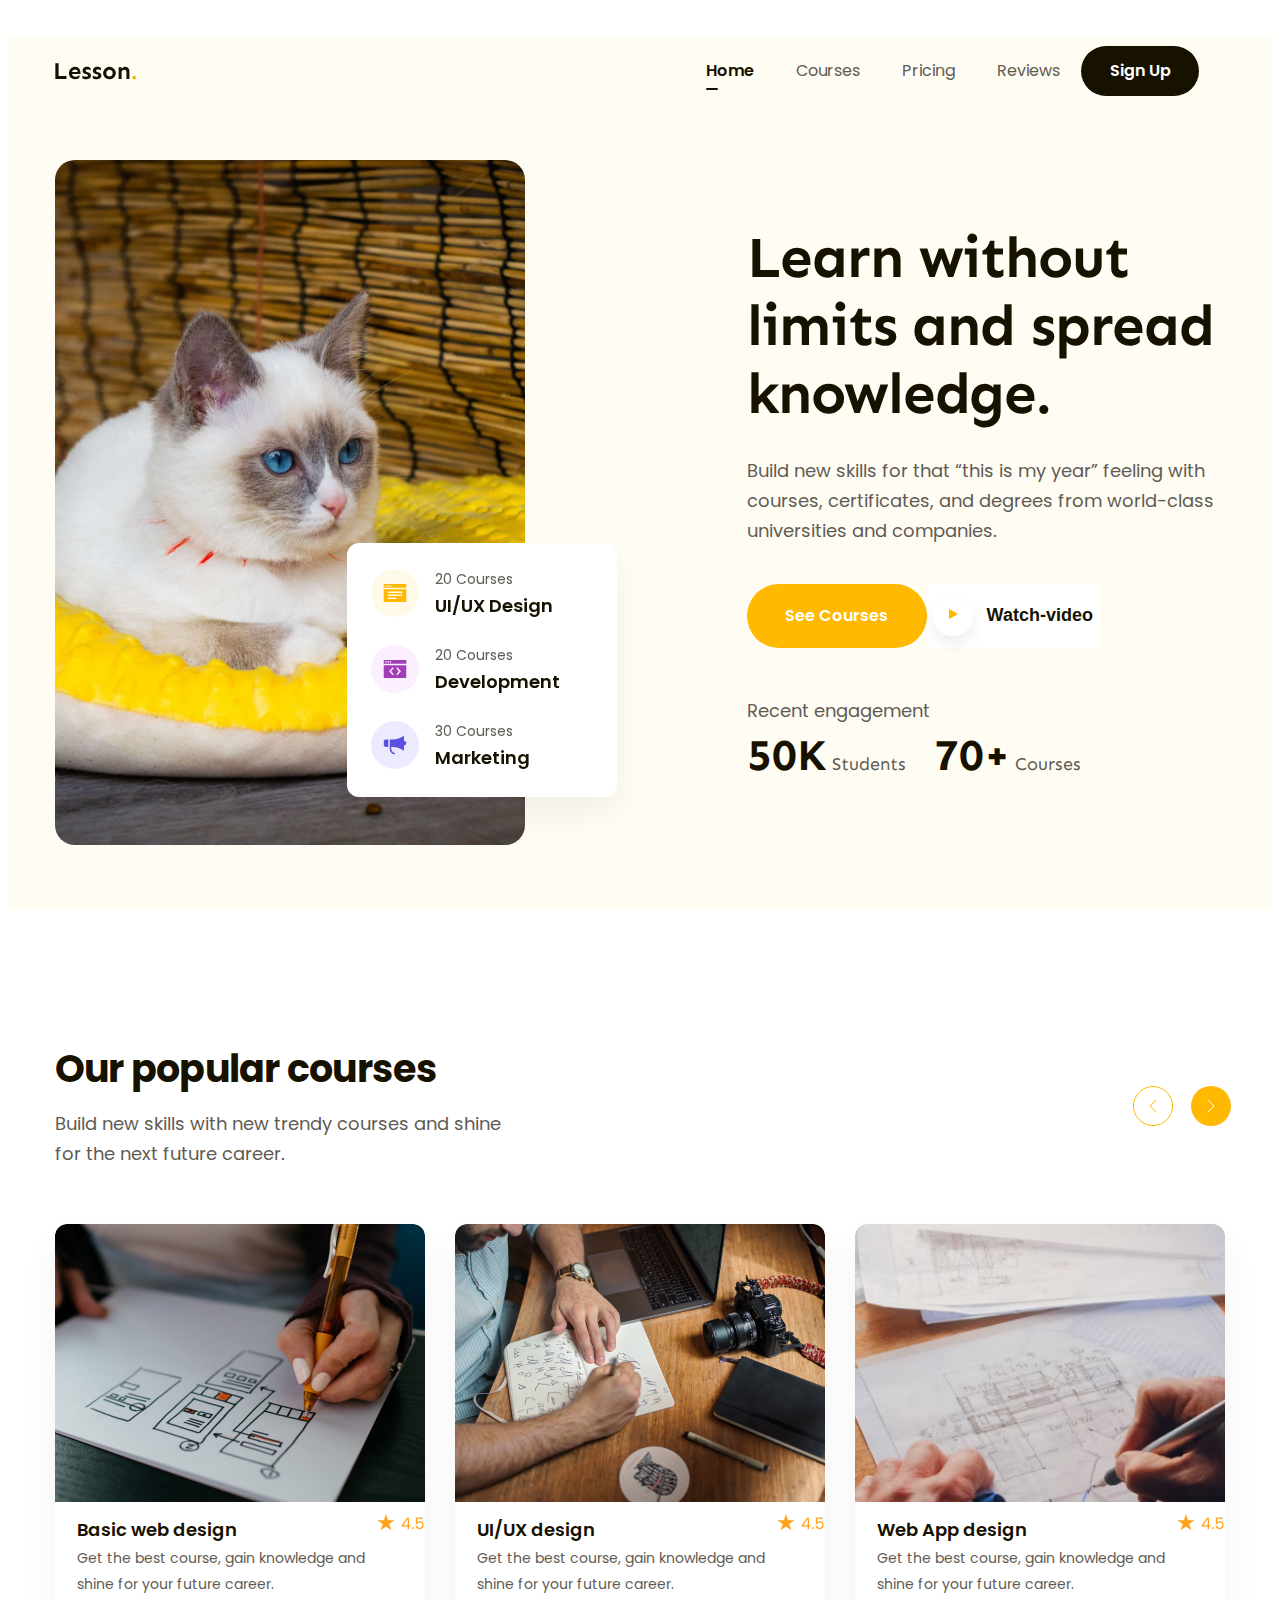
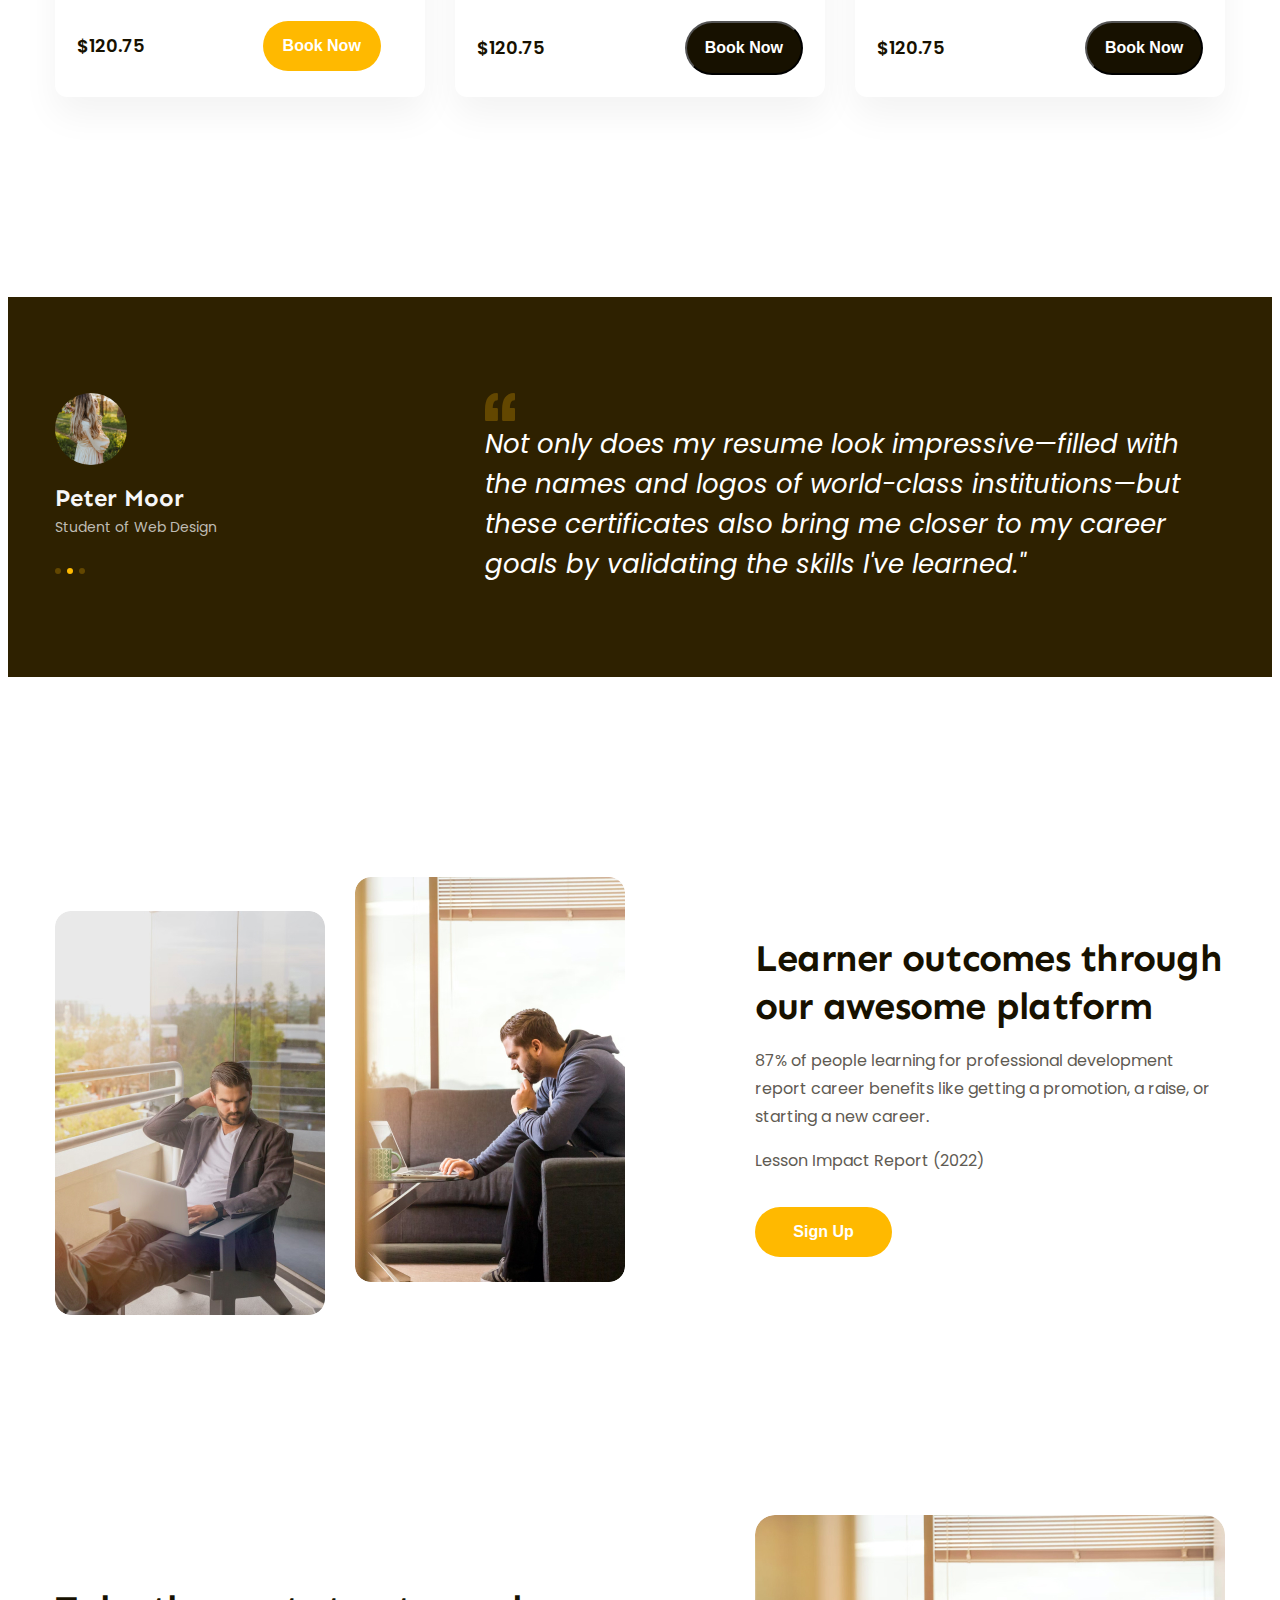
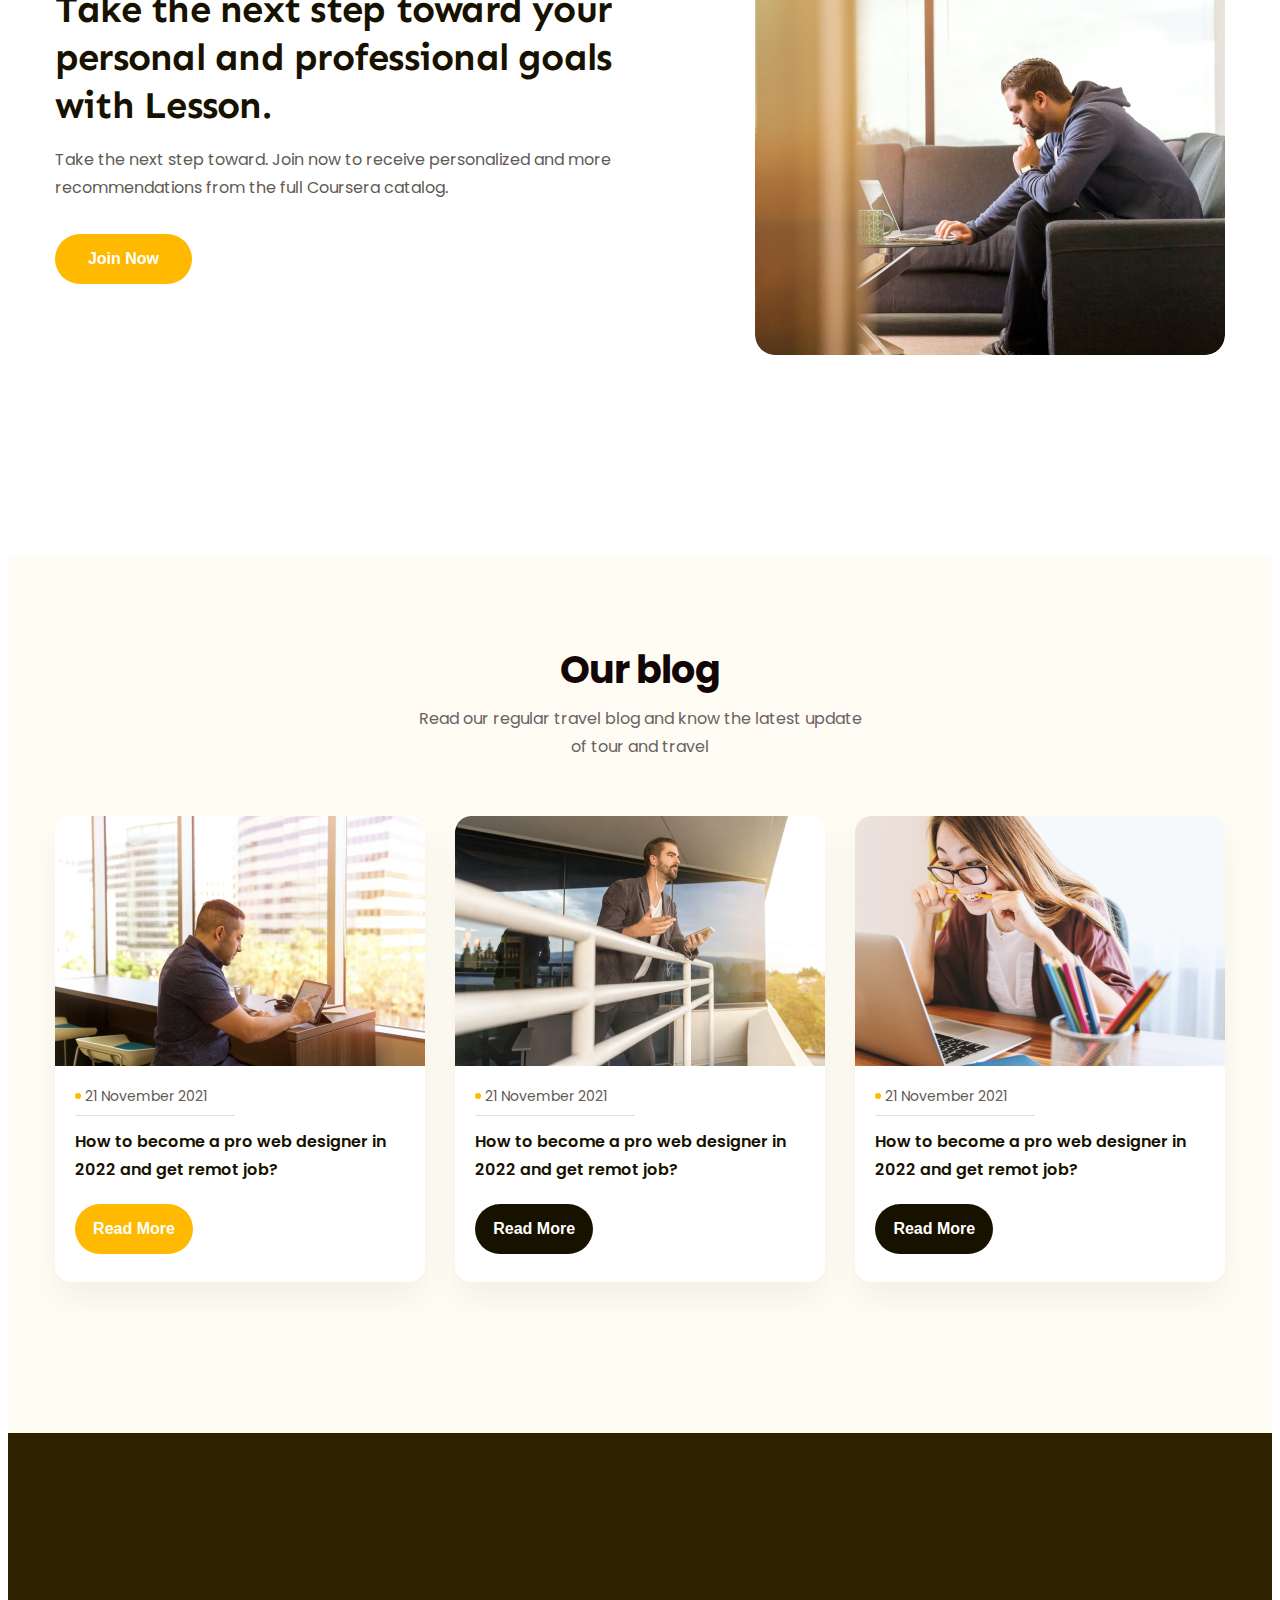
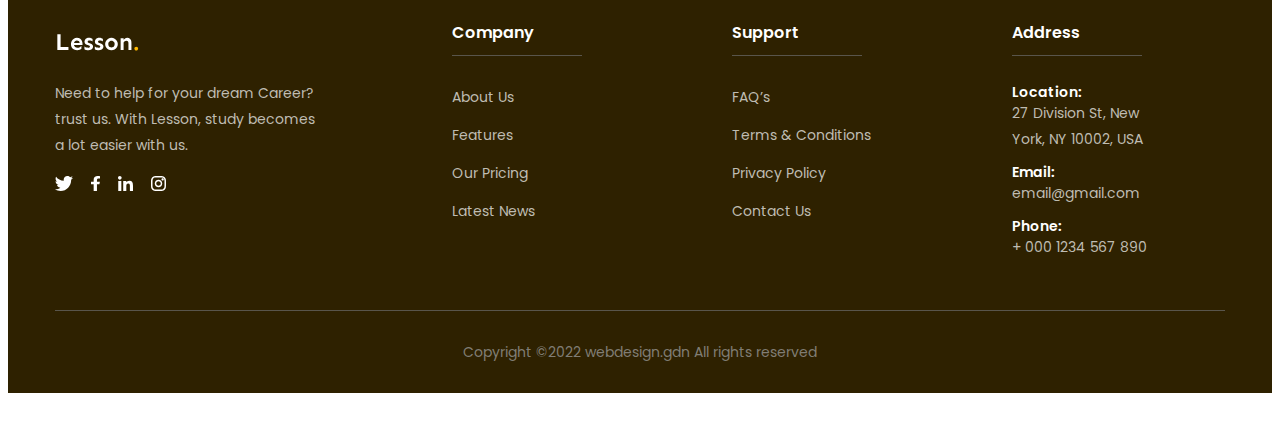
<file: index.html>
<!DOCTYPE html>
<html lang="en">
<head>
    <meta charset="UTF-8">
    <meta http-equiv="X-UA-Compatible" content="IE=edge">
    <meta name="viewport" content="width=device-width, initial-scale=1.0">
    <title>Project 02</title>
    <!-- resetCss -->
    <link rel="stylesheet" href="./asset/css/reset.css">
    <!-- styleCss -->
    <link rel="stylesheet" href="./asset/css/styles.css">
    <!-- font -->
    <link rel="preconnect" href="https://fonts.googleapis.com">
    <link rel="preconnect" href="https://fonts.gstatic.com" crossorigin>
    <link href="https://fonts.googleapis.com/css2?family=Lato:wght@700&family=Poppins&family=Sen:wght@700&display=swap"
     rel="stylesheet">
</head>
<body>
   
        <header class="header fixed">
            <div class="content">
               <div class="body">
                 <img src="./asset/img/logo.svg" alt="" class="logo">
                <!-- nav -->
                 <div class="nav">
                    <ul>
                        <li class="active">
                            <a href="oanh.html">Home </a>
                        </li>
                        <li>
                            <a href="#!">Courses </a>
                        </li>
                        <li>
                            <a href="#!">Pricing </a>
                        </li>
                        <li>
                            <a href="#!">Reviews </a>
                        </li>
                    </ul> 
                </div>
                    <div class="action">
                        <a href="#!" class="btn">Sign Up</a>
                    </div>
                </div>
            </div>
        </header>
        <main">
            <!-- hero -->
            <div class="hero">
                <div class="content">
                    <div class="body">
                <!-- hero-right -->
                <div class="hero-media">
                    <div class="hero-img">
                        <img src="./asset/img/main.jpg" alt="" class="img">
                    </div>
                    <div class="hero-base">
                        <div class="item">
                            <div class="icon">
                                <img src="./asset/img/uiux.svg" alt="">
                            </div>
                            <div class="infor-base">
                                    <p class="lable">20 Courses</p>
                                    <p class="title-base">UI/UX Design</p>

                            </div>
                        </div>
                        <div class="item">
                            <div class="icon">
                                <img src="./asset/img/development.svg" alt="">
                            </div>
                            <div class="infor-base">
                                    <p class="lable">20 Courses</p>
                                    <p class="title-base">Development</p>

                            </div>
                        </div>
                        <div class="item">
                            <div class="icon">
                                <img src="./asset/img/maketing.svg" alt="">
                            </div>
                            <div class="infor-base">
                                    <p class="lable">30 Courses</p>
                                    <p class="title-base">Marketing</p>

                            </div>
                        </div>
                    </div>
                </div>

                <!-- hero-left -->
                <div class="hero-infor">
                    <h1 class="titile">Learn without limits and spread knowledge.</h1>
                    <p class="desc">Build new skills for that “this is my year” feeling with courses, certificates, and degrees from world-class universities and companies.</p>
                    <div class="group-btn">
                        <a href="#!" class="btn">See Courses</a>
                        <button class="watch-vid">
                            <div class="icon">
                                <img src="./asset/img/play.svg" alt="">
                            </div>
                            <p>Watch-video</p>
                        </button>
                    </div>
                    <p class="desc-2">Recent engagement</p>
                    <div class="quantity">
                        <div class="stu">
                            <p>
                                <strong>50K</strong> Students
                            </p>
                        </div>
                        <div class="course">
                            <p>
                                <strong>70+</strong> Courses
                            </p>
                        </div>
                    </div>

                </div>
            </div>
            </div>
            </div>
            <!-- course -->
            <div class="courses">
                <div class="content">
                        <div class="header-courses">
                            <div class="tiltle-course">
                                <h2 class="subtitle">Our popular courses</h2>
                                <p class="desc">Build new skills with new trendy courses and shine for the next future career.</p>
                            </div>
                            <div class="active-cour">
                                <button class="click">
                                    <img src="./asset/img/left.svg" alt="ok" >
                                </button>
                                <button class="click">
                                    <img src="./asset/img/right.svg" alt="ok" >
                                </button>
                            </div>
                        </div>
                        <div class="hero-cour">
                        
                                <div class="list-cour">
                                    <img src="./asset/img/Image.jpg" alt="" class="list-image">
                                    <div class="title">
                                        <h3 class="sub">Basic web design</h3>
                                        <div class="icon">
                                            <img src="./asset/img/Rating.svg" alt="">
                                        </div>
                                    </div>
                                    <p class="desc">Get the best course, gain knowledge and shine for your future career.</p>
                                    <div class="infor">
                                        <div class="price">
                                            <strong>$120.75</strong>
                                        </div>
                                        <div class="list-btn">
                                            <button class="btn list-btnn">Book Now</button>
                                        </div>
                                    </div>
                                </div>
                                <div class="list-cour">
                                    <img src="./asset/img/Image (1).jpg" alt="" class="list-image">
                                    <div class="title">
                                        <h3 class="sub">UI/UX design</h3>
                                        <div class="icon"><img src="./asset/img/Rating.svg" alt=""></div>
                                    </div>
                                    <p class="desc">Get the best course, gain knowledge and shine for your future career.</p>
                                    <div class="infor">
                                        <div class="price">
                                            <strong>$120.75</strong>
                                        </div>
                                        <div class="list-btn">
                                            <button class="btn">Book Now</button>
                                        </div>
                                    </div>
                                </div>
                                <div class="list-cour">
                                    <img src="./asset/img/Image (2).jpg" alt="" class="list-image">
                                    <div class="title">
                                        <h3 class="sub">Web App design</h3>
                                        <div class="icon"><img src="./asset/img/Rating.svg" alt=""></div>
                                    </div>
                                    <p class="desc">Get the best course, gain knowledge and shine for your future career.</p>
                                    <div class="infor">
                                        <div class="price">
                                            <strong>$120.75</strong>
                                        </div>
                                        <div class="list-btn">
                                            <button class="btn">Book Now</button>
                                        </div>
                                    </div>
                                </div>
                        </div>
                </div>  
            </div>
            <!-- testimorial -->
            <div class="testimorial">
                <div class="content">
                    <div class="body">
                        <div class="avt">
                            <img src="./asset/img/avt1.jpg" alt="" class="image">
                            <h4 class="title">Peter Moor</h4>
                            <p class="desc">Student of Web Design</p>
                            <div class="dots">
                                <span class="dot">
                                
                                </span>
                                <span class="dot active">
                                </span>
                                <span class="dot">
                                </span>
                            </div>
                        </div>
                        <div class="paragraph">
                            <img src="./asset/img/open-qout.svg" alt="" class="icon">
                            <blockquote>Not only does my resume look impressive—filled with the names and
                            logos of world-class institutions—but these certificates also bring me closer 
                            to my career goals by validating the skills I've learned." 
                            </blockquote>

                        </div>
                    </div>
                </div>
            </div>
            <!-- feature -->
            <div class="feature">
                <div class="content">
                    <div class="body">
                        <div class="image">
                            <img src="./asset/img/feature1.jpg" alt="" class="img1">
                            <img src="./asset/img/feature2.jpg" alt="" class="img2">
                        </div>
                        <div class="infor">
                            <h2 class="title">Learner outcomes through our awesome platform</h2>
                            <p class="para">87% of people learning for professional development report career benefits like getting a promotion, a raise, or starting a new career.</p>
                            <p class="desc">Lesson Impact Report (2022)</p>
                            <button class="btn btn-feat">Sign Up</button>
                        </div>
                    </div>
                </div>
            </div>
            <!-- CTA -->
            <div class="cta">
                <div class="content">
                    <div class="body">
                        <div class="infor">
                            <h2 class="title">Take the next step toward your personal and professional goals with Lesson.</h2>
                            <p class="desc">Take the next step toward. Join now to receive personalized  and more recommendations from the full Coursera catalog.</p>
                            <button class="btn btn-cta">Join Now</button>
                        </div>
                        <img src="./asset/img/cta.jpg" alt="" class="imga">
                    </div>
                </div>
            </div>
            <!-- Blog -->
            <div class="blog">
                <div class="content">
                    <div class="body">
                        <div class="top-blog">
                            <h2 class="title">Our blog</h2>
                            <p class="desc">Read our regular travel blog and know the latest update of tour and travel</p>
                        </div>
                        <div class="bot-blog">
                            <div class="list-item">
                                <div class="item">
                                    <img src="./asset/img/blog3.jpg" alt="" class="image-blog">
                                    <div class="text">
                                    <div class="date">
                                        <span class="dot"></span>
                                        <p class="time">21 November 2021</p>
                                    </div>
                                    <div class="line"></div>
                                    <p class="desc">How to become a pro web designer in 2022 and get remot job?</p>
                                    <button class="btn btn-blog active">Read More</button>
                                    </div>
                                </div>
                                <div class="item">
                                    <img src="./asset/img/blog2.jpg" alt="" class="image-blog">
                                    <div class="text">
                                    <div class="date">
                                        <span class="dot"></span>
                                        <p class="time">21 November 2021</p>
                                    </div>
                                    <div class="line"></div>
                                    <p class="desc">How to become a pro web designer in 2022 and get remot job?</p>
                                    <button class="btn btn-blog ">Read More</button>
                                    </div>
                                </div>
                                <div class="item">
                                    <img src="./asset/img/blog1.jpg" alt="" class="image-blog">
                                    <div class="text">
                                    <div class="date">
                                        <span class="dot"></span>
                                        <p class="time">21 November 2021</p>
                                    </div>
                                    <div class="line"></div>
                                    <p class="desc">How to become a pro web designer in 2022 and get remot job?</p>
                                    <button class="btn btn-blog">Read More</button>
                                    </div>
                                </div>
                            </div>
                            <!-- chưa xong -->
                            <!-- <div class="dotss">
                                <span class="dott"></span>
                                <span class="dott active"></span>
                                <span class="dott"></span>
                            </div> -->
                        </div> 
                    </div>
                </div>
            </div>
        </main>
        <div class="footer">
            <div class="content">
                <ul class="list-foot">
                    <li class="column">
                        <img src="./asset/img/lgft.svg" alt="" class="logo-foot">
                        <p class="desc">Need to help for your dream Career? trust us. With Lesson, study becomes a lot easier with us.</p>
                        <div class="icon">
                            <img src="./asset/img/Twitter.svg" alt="" class="icon-f">
                            <img src="./asset/img/Facebook.svg" alt="" class="icon-f">
                            <img src="./asset/img/Linkedin.svg" alt="" class="icon-f">
                            <img src="./asset/img/instagram.svg" alt="" class="icon-f">
                        </div>
                    </li>
                    <li class="column">
                        <h3 class="title">Company</h3>
                        <div class="line"></div>
                        <a href="#!" class="fea">About Us</a>
                        <a href="#!" class="fea">Features</a>
                        <a href="#!" class="fea">Our Pricing</a>
                        <a href="#!" class="fea">Latest News</a>
                    </li>
                    <li class="column">
                        <h3 class="title">Support</h3>
                        <div class="line"></div>
                        <a href="#!" class="fea"> FAQ’s</a>
                        <a href="#!" class="fea">Terms & Conditions</a>
                        <a href="#!" class="fea">Privacy Policy</a>
                        <a href="#!" class="fea">Contact Us</a>
                    </li>
                    <li class="column">
                        <h3 class="title">Address</h3>
                        <div class="line"></div>
                        <strong>Location:</strong>
                        <a href="#!" class="fea">27 Division St, New York, NY 10002, USA</a>
                        <strong>Email:</strong>
                        <a href="#!" class="fea"> email@gmail.com</a>
                        <strong>Phone:</strong>
                        <a href="#!" class="fea"> + 000 1234 567 890</a>
                    </li>
                </ul>
                <div class="line-bot"></div>
                <div class="copyright">
                    <p class="desc">Copyright ©2022 webdesign.gdn All rights reserved</p>
                </div>
            </div>
        </div>
   
</body>
</html>
</file>
<file: asset/css/styles.css>
* {
    box-sizing: border-box;
}
:root {
    --primary-key:#FFB900;
    --font-heading: Sen, sans-serif;
}
html {
    font-size: 62.5%;
}
body {
    font-size: 1.6rem;
    padding: 36px 8px;
    font-family: 'Poppins', sans-serif;
}
/* common */
.content {
    width: 1170px;
    max-width: calc(100% - 48px);
    margin-left: auto;
    margin-right: auto;
}
a {
    text-decoration: none;
}
.btn { 
    min-width: 118px;
    display: inline-block;
    padding: 0 17px;
    line-height: 50px;
    font-weight: 600;
    font-size: 1.6rem;
    text-align: center;
    color: #FFFFFF;
    background: #171100;
    border-radius: 999px;
}
.btn:hover {
    opacity: 0.9;
    cursor: pointer;
}
/* header */
.header {
    background: #FFFCF4;
}
.header.fixed {
    position: sticky;
    top: -5px;
}
.header .body {
    display: flex;
    align-items: center;
    padding: 10px 0 8px;
}
.header .body .nav ul {
    display: flex;
}
.header .nav {
    margin-left: auto;
}
.header .body .nav ul a {
    position: relative;
    padding: 8px 21px;
    font-size: 1.6rem;
    color: #5F5B53;
}

.header .nav li.active a {  
    font-weight: 600;
    color: #171100;
}
.nav li a:hover {
    text-shadow: 1px 0 0 currentColor;
    color: #171100;
}
.header .nav li.active a::after {
    position: absolute;
    left: 21px;
    bottom: 0px;
    display: block;
    content: "";
    width: 12px;
    height: 2px;
    background: #171100;
    border-radius: 1px;
}
.header .action {
    min-width: 144px;
}
/* heero */
.hero {
    padding: 56px 0 65px;
    background: #FFFCF4;
    margin-bottom: 135px;
  
}
.hero .body {
    display: flex;
}
.hero .hero-media {
    position: relative;
    width: 48%;
}

.hero .hero-img .img {
    width: 470px;
    height: 685px;    
    object-fit: cover;
    border-radius: 20px;
    display: block;
}
.hero .hero-base {
    position: absolute;
    width: 270px;
    margin: auto;
    padding: 24px 24px;
    right: 0;
    bottom: 48px;
    background: #FFFFFF;
    box-shadow: 0px 16px 32px rgba(0, 0, 0, 0.05);
    border-radius: 12px;
}
.hero .hero-base .item {
    display: flex; 
    align-items: center;  
}
.hero .hero-base .item + .item {
    margin-top: 22px;
}
.hero .hero-base .infor-base {
    margin-left: 16px;
    
}
.hero .hero-base .infor-base .lable {
    font-weight: 400;
    font-size: 1.4rem;
    line-height: 1.8;
    color: #5F5B53;
}
.hero .hero-base .infor-base .title-base {
    font-weight: 600;
    font-size: 1.8rem;
    line-height: 1.6;
    color: #171100;
}

.hero .hero-infor {
    width: 52%;
    padding-left:130px;
}
.hero .hero-infor h1.titile {
    font-family: var(--font-heading);
    padding-top: 64px;
    font-weight: 700;
    font-size: 5.8rem;
    line-height: 1.17;
    letter-spacing: -0.02em;
    color: #171100;
}
.hero .hero-infor .desc {
    margin-top: 28px;
    font-weight: 400;
    font-size: 1.8rem;
    line-height: 1.67;
    color: #5F5B53;
}
.hero .hero-infor .group-btn {
    display: flex;
    margin-top: 38px;
    
}
.hero .hero-infor .group-btn .btn { 
    min-width: 180px;
    line-height: 64px;
    background: var(--primary-key);
    border-radius: 32px;
}

.hero .hero-infor .group-btn .watch-vid {
    display: flex;
    align-items: center;
    background:white;
    border: none;
}
.hero .hero-infor .group-btn .watch-vid .icon {
    width: 40px;
    line-height: 40px;
    text-align: center;
    border-radius: 50%;
    background: #FFFFFF;
    box-shadow: 0px 8px 16px rgba(0, 0, 0, 0.07);
    cursor: pointer;
}
.hero .hero-infor .group-btn .watch-vid p {
    padding-left: 14px;
    font-weight: 600;
    font-size: 1.8rem;
    color: #171100;
    cursor: pointer;
}
.hero .hero-infor .desc-2 {
    margin-top: 48px;
    font-weight: 400;
    font-size: 1.8rem;
    line-height: 1.67;
    color: #5F5B53;
}
.hero .hero-infor .quantity {
    font-family: var(--font-heading);
    margin-top: 8px;
    display: flex;
}
.hero .hero-infor .quantity p{
    
    font-weight: 400;
    font-size: 1.8rem;
    color: #5F5B53;
}
.hero .hero-infor .quantity .course p {
    margin-left: 28px;
}
.hero .hero-infor .quantity strong {
    font-weight: 700;
    font-size: 4.4rem;
    color: #171100;
}
/* coursee */
.courses .header-courses {
    display: flex;
    justify-content: space-between;
    align-items: center;
}
.courses .header-courses h2.subtitle {
    font-weight: 700;
    font-size: 3.8rem;
    line-height: 1.26;   
    letter-spacing: -0.02em;    
    color: #171100;
}
.courses .header-courses .desc {
    width: 458px;
    margin-top: 16px;
    font-weight: 400;
    font-size: 1.8rem;
    line-height: 1.67;
    color: #5F5B53;
}
.courses .header-courses .active-cour .click {
    margin-left: 14px;
    width: 40px;
    height: 40px;   
    border: none;
    background: #fff;
    cursor: pointer;
    border-radius: 50%;
}
.courses .header-courses .active-cour .click:hover {
    opacity: 0.8;
}
/* hero-courr */
.hero-cour {
    margin-top: 55px;
    display: flex;
    justify-content: space-between;
}
.hero-cour .list-cour {
    width: 31.6%;
    background: #FFFFFF;
    box-shadow: 0px 18px 36px rgba(0, 0, 0, 0.05);
    border-radius: 12px
}
.hero-cour .list-cour .list-image {
    width: 370px;
    height: 278px;
    object-fit: cover;
    border-radius: 12px 12px 0px 0px;
}
.hero-cour .list-cour .title {
    display: flex;
    justify-content: space-between;
    align-items: center;
}
.hero-cour .list-cour .title .sub {
    font-weight: 600;
    font-size: 1.8rem;
    line-height: 1.67;
    color: #171100;
    margin-left: 22px;
    margin-top: 10px;

}
.hero-cour .list-cour .desc {
    margin-left: 22px;
    width: 326px;
    font-weight: 400;
    font-size: 1.4rem;
    line-height: 1.86;
    color: #5F5B53;
}
.hero-cour .list-cour .infor {
    margin-top: 24px;
    margin-left: 22px;
    margin-bottom: 22px;
    display: flex;
    justify-content: space-between;
    align-items: center;
}
.hero-cour .list-cour .price {
    font-weight: 600;
    font-size: 1.8rem;
    color: #171100;
}
.hero-cour .list-cour .list-btn {
    margin-right: 22px;
}
.hero-cour .list-cour .list-btnn {
    margin-right: 22px;
    background: var(--primary-key);
    border: none;
}
/* testimorial */
.testimorial {
    margin-top: 200px;
    height: 380px;
    background: #2E2100;
    color: #fff;
    
}
.testimorial .body {
    display: flex;
    justify-content: space-between;
    padding-top: 96px;
   
}
.testimorial .avt {
    width: 40%;
}
.testimorial .avt .image {
    width: 72px;
    height: 72px;
    border-radius: 50%;
    object-fit: cover;
}
.testimorial .avt .title {
    margin-top: 18px;
    font-family: var(--font-heading);
    font-weight: 700;
    font-size: 2.4rem;
    color: #F7F7F7;
}
.testimorial .avt .desc {
    margin-top: 4px;
    font-weight: 400;
    font-size: 1.4rem;
    line-height: 1.86;
    color: #BFBCB3;
}
.testimorial .avt .dots {
    margin-top: 28px;
    display: flex;
}
.testimorial .avt .dots .dot {
    background: #634700;
    width: 6px;
    height: 6px;
    border-radius: 50%;
    margin-right: 6px;
}
.testimorial .avt .dots .dot.active {
    background: #FFB900;
}
.testimorial .paragraph blockquote {
    font-style: italic;
    width: 740px;
    font-weight: 400;
    font-size: 2.6rem;
    line-height: 1.54;
    color: #FFFFFF;
}
.feature .body {
    margin-top: 200px;
    display: flex;

}
.feature .body .image {
    display: flex;
    width: 49%;
}
.feature .body .image .img1 {
    margin-top: 34px;
    bottom: 0;
    width: 270px;
    height: 404px;
    border-radius: 16px;
    
}
.feature .body .image .img2 {
    margin-left: 30px;
    width: 270px;
    height: 405px;
    border-radius: 16px;
}
.feature .infor {
    margin-top: 58px;
    margin-left: 130px;
}
.feature .infor .title {
    font-weight: 700;
    font-family: var(--font-heading);
    font-size: 3.8rem;
    line-height: 1.26;
    letter-spacing: -0.02em;
    color: #171100;
}
.feature .infor .para {
    margin-top: 16px;
    font-weight: 400;
    font-size: 1.6rem;
    line-height: 1.75;
    color: #5F5B53;
}
.feature .infor .desc {
    margin-top: 16px;
    font-weight: 400;
    font-size: 1.rem;
    line-height: 1.75;
    color: #5F5B53;
}
.feature .infor .btn-feat {
    margin-top: 32px;
    width: 137px;
    height: 50px;
    background: #FFB900;
    border: none;
}
/* CTA */
.cta {
    margin-top: 200px;
}
.cta .body {
    display: flex;
    align-items: center;
}
.cta .body .infor .title {
    width: 570px;
    font-family: var(--font-heading);
    font-weight: 700;
    font-size: 3.8rem;
    line-height: 1.26;
    letter-spacing: -0.02em;
    color: #171100;
}
.cta .body .infor .desc {
    margin-top: 16px;
    font-weight: 400;
    font-size: 1.6rem;
    line-height: 1.75;
    color: #5F5B53;
}
.cta .body .infor .btn-cta {
    margin-top: 32px;
    width: 137px;
    height: 50px;
    background: #FFB900;
    border: none;
}
.cta .body .imga {
    width: 470px;
    height: 440px;
    border-radius: 20px;
    object-fit: cover;
}
/* Blog */
.blog {
    margin-top: 200px;
    background: #FFFCF4;
    height: 878px;
}

.blog .top-blog {
    padding-top:96px;
}
.blog .top-blog .title {
    font-weight: 700;
    font-size: 3.8rem;
    text-align: center;
    letter-spacing: -0.02em;
    color: #130606;
}
.blog .top-blog .desc {
    padding-top: 16px;
    margin: auto;
    width: 448px;
    font-weight: 400;
    font-size: 1.6rem;
    line-height: 1.75;
    text-align: center;
    color: #696262;
}
.blog .bot-blog {
    margin-top: 55px;
    
}
.blog .bot-blog .list-item {
    display: flex;
    justify-content: space-between;
}
.blog .bot-blog .item {
    background: #FFFFFF;
    box-shadow: 0px 16px 32px rgba(0, 0, 0, 0.05);
    border-radius: 16px;
}
.blog .bot-blog .text {
    margin-left: 20px;
    padding-bottom: 28px;
}
.blog .bot-blog .item {
    width: 31.6%
}
.blog .bot-blog .item .image-blog {
    width: 370px;
    border-radius: 16px 16px 0px 0px;
}
.blog .bot-blog .date {
    margin-top: 20px;
    display: flex;
    align-items: center;
}
.blog .bot-blog .item .dot {
    width: 6px;
    height: 6px;
    background: #FFB900;
    border-radius: 50%;
}
.blog .bot-blog .date .time {
    margin-left: 4px;
    font-weight: 400;
    font-size: 1.4rem;
    color: #5F5B53;
}
.blog .bot-blog .line {
    margin-top: 12px;
    width: 160px;
    height: 1px;
    background: #E2DFDA;
    border-radius: 0.5px;
}
.blog .bot-blog .item .desc {
    width: 330px;
    margin-top: 12px;
    font-weight: 600;
    font-size: 1.6rem;
    line-height: 1.75;
    color: #171100;
}
.blog .bot-blog .item .btn-blog {
    margin-top: 20px;
    border: none;
}
.blog .bot-blog .item .btn-blog.active {
    background: var(--primary-key);
}
/* chưa xong */
/* .blog .bot-blog .dotss {
    margin-top: 38px;
    background: #000;
}
.blog .bot-blog .dotss .dott {
    width: 6px;
    height: 6px;
    background: #000;
} */

/* Footer */
.footer {
    padding-top: 96px;
    background: #2E2100;
}
.footer .list-foot {
    padding-top: 96px;
    display: flex;
    justify-content: space-between;
}
.footer .list-foot .column {
    margin-right: 130px;
}
.footer .list-foot .column .desc {
    width: 267px;
    margin-top: 18px;
    font-weight: 400;
    font-size: 1.4rem;
    line-height: 1.86;
    color: #BFBCB2;
}
.footer .list-foot .column .icon {
    display: flex;
    margin-top: 18px;
}
.footer .list-foot .column .icon .icon-f {
    margin-right: 18px;
}
.footer .list-foot .column .title {
    font-weight: 600;
    font-size: 1.6rem;
    color: #FFFFFF;

}
.footer .list-foot .column .line {
    margin-top: 14px;
    margin-bottom: 28px;
    width: 130px;
    height: 1px;
    background: #59554B;
}
.footer .list-foot .column .fea {
    width: 150px;
    padding-bottom: 12px;
    display: inline-block;
    font-weight: 400;
    font-size: 1.4rem;
    line-height: 1.86;
    color: #BFBCB2;
    
}
.footer .list-foot .column strong {
    color: #FFFFFF;
    font-weight: 600;
    font-size: 1.4rem;
}
.footer .line-bot {
    margin-top: 38px;
    width: 1170px;
    height: 1px;
    background: #59554B;
    text-align: center;
}
.footer .copyright .desc {
    padding-bottom: 28px;
    margin-top: 28px;
    font-weight: 400;
    font-size: 1.4rem;
    line-height: 1.86;
    text-align: center;
    color: #807D74;
}
</file>
